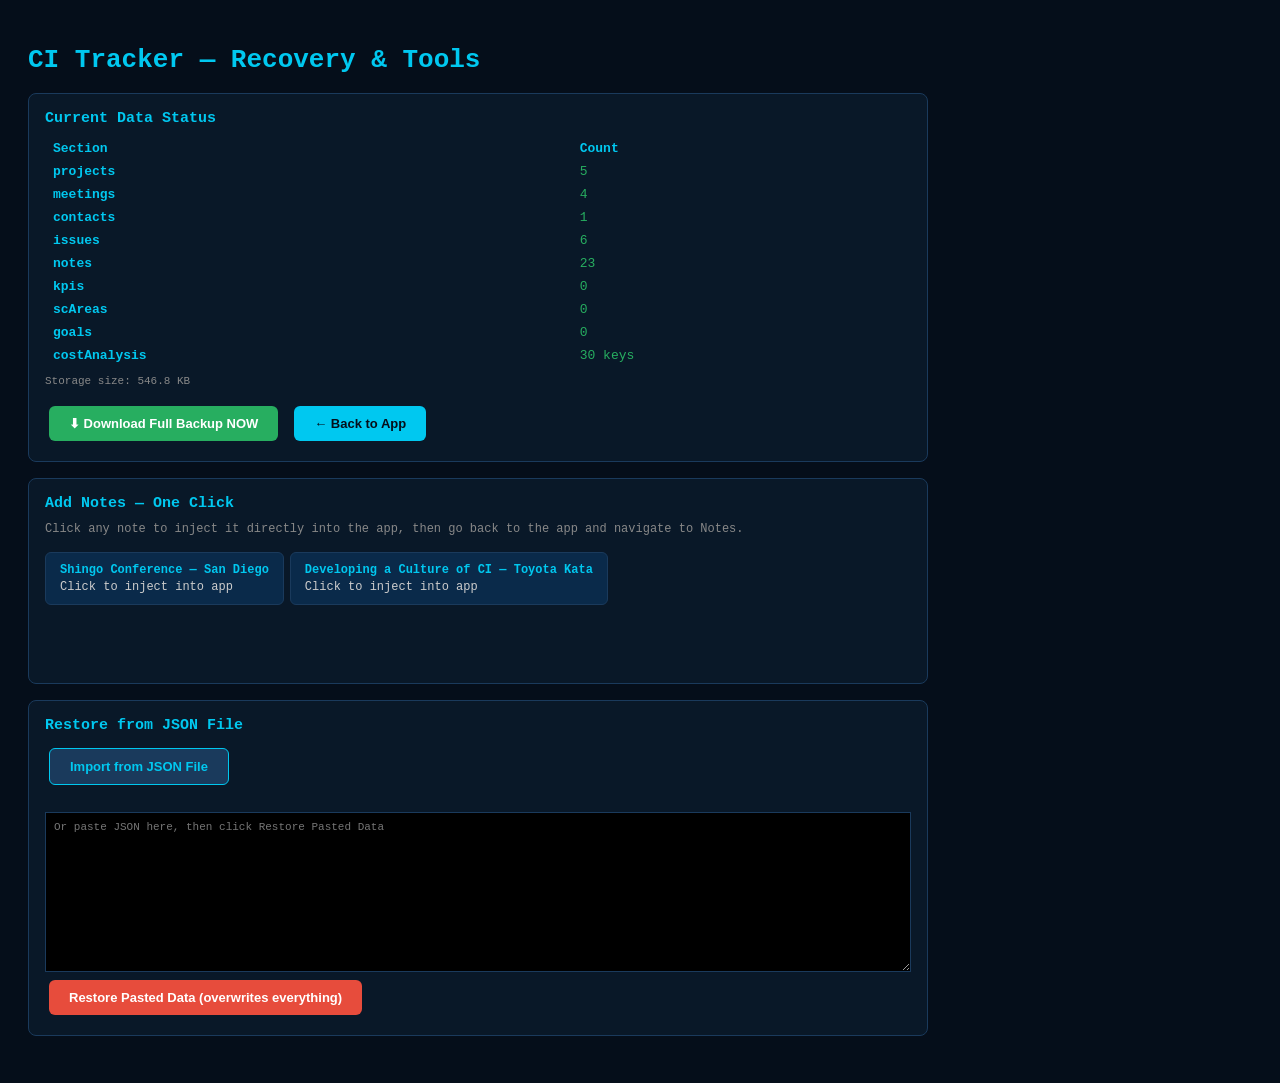
<file: recover.html>
<!DOCTYPE html>
<html>
<head>
<meta charset="UTF-8">
<title>CI Tracker — Recovery & Tools</title>
<style>
body { font-family: monospace; background: #050e1a; color: #ccc; padding: 20px; max-width: 900px; }
h1 { color: #00c8f0; }
h2 { color: #00c8f0; font-size: 15px; margin: 0 0 10px; }
.section { background: #091828; border: 1px solid #1a3a5c; border-radius: 8px; padding: 16px; margin: 16px 0; }
.key { color: #00c8f0; font-weight: bold; }
.count { color: #27ae60; }
.warn { color: #e74c3c; }
button { background: #00c8f0; color: #050e1a; border: none; padding: 10px 20px; border-radius: 6px; cursor: pointer; font-size: 13px; font-weight: bold; margin: 4px; }
button.danger { background: #e74c3c; color: white; }
button.secondary { background: #1a3a5c; color: #00c8f0; border: 1px solid #00c8f0; }
button.success { background: #27ae60; color: white; }
textarea { width: 100%; height: 160px; background: #000; color: #0f0; font-family: monospace; font-size: 11px; border: 1px solid #1a3a5c; padding: 8px; box-sizing: border-box; margin-top: 8px; }
#status { padding: 10px; border-radius: 6px; margin: 8px 0; min-height: 20px; }
.ok { background: #0a3a0a; color: #27ae60; border: 1px solid #27ae60; }
.err { background: #3a0a0a; color: #e74c3c; border: 1px solid #e74c3c; }
table { width: 100%; border-collapse: collapse; }
td, th { padding: 4px 8px; text-align: left; }
th { color: #00c8f0; }
.note-btn { display: inline-block; background: #0a2a4a; border: 1px solid #1a3a5c; border-radius: 6px; padding: 10px 14px; margin: 6px 6px 6px 0; cursor: pointer; color: #ccc; font-size: 12px; }
.note-btn:hover { border-color: #00c8f0; color: #00c8f0; }
.note-btn strong { display: block; color: #00c8f0; margin-bottom: 3px; }
</style>
</head>
<body>
<h1>CI Tracker — Recovery & Tools</h1>

<div class="section">
<h2>Current Data Status</h2>
<div id="status-area">Scanning...</div>
<br>
<button onclick="downloadNow()" class="success">⬇ Download Full Backup NOW</button>
<button onclick="location.href='/'">← Back to App</button>
</div>

<div class="section">
<h2>Add Notes — One Click</h2>
<p style="color:#888;font-size:12px;margin:0 0 10px">Click any note to inject it directly into the app, then go back to the app and navigate to Notes.</p>
<div id="note-buttons"></div>
<div id="status"></div>
</div>

<div class="section">
<h2>Restore from JSON File</h2>
<button onclick="importFromFile()" class="secondary">Import from JSON File</button>
<br><br>
<textarea id="paste-area" placeholder='Or paste JSON here, then click Restore Pasted Data'></textarea>
<br>
<button onclick="restorePasted()" class="danger">Restore Pasted Data (overwrites everything)</button>
</div>

<script>
var NOTES = [
  {
    id: 'shingo-conf',
    title: 'Shingo Conference — San Diego',
    color: 'blue',
    content: '<h2>Shingo Conference — San Diego</h2><h3>ROI &amp; Purpose</h3><p>Attending Shingo was a continuous learning experience — not a vacation. Goal: show the company the value and share what I learned.</p><h3>Breaking the Paradigm — Mastering Sooner</h3><ul><li><strong>Scaling Globally</strong> — mastering communication at scale</li><li><strong>Substance &gt; Sustainability</strong> — you can sustain a crappy system. Substantive transformation is the goal.</li><li><strong>Vision Alignment</strong> — Is this inspiring? Does everyone see the same vision?</li><li><strong>Communication through your team, not to your team</strong></li><li>A clear brand associated with your approach — without it, you\'ll struggle with adoption</li><li><strong>Audience. Intent. Message.</strong></li></ul><h3>What is Excellence?</h3><ul><li>Workforce engagement</li><li>Status quo — keep driving</li><li>Define targets for a common goal</li><li>Accomplishing your mission</li><li><em>"Relative to our peers we are excellent — but relative to our potential, nowhere near."</em></li></ul><h3>3 Phases of the Journey</h3><ul><li><strong>Start</strong> — Are you starting your journey?</li><li><strong>Strive</strong> — Are you striving for Shingo?</li><li><strong>Secure</strong> — Are you securing your legacy?</li></ul><p><em>Stuck between striving and securing — where do we go next?</em></p><h3>Kathy Nichols</h3><blockquote>"What if… by offering people development, engagement, connection, and inspiring a passion for performance, we change lives and make a lasting impact? What a legacy that would be?"</blockquote><p>Mastery of a skill is limiting — but true masters don\'t consider themselves masters. They are striving for more. Pushing potential past where someone thinks it\'s possible.</p><p><strong>Where is our organization running disciplined systems that produce consistent results but have stopped inspiring anyone?</strong></p><h3>The Framework</h3><p><strong>Principles → Systems → Behaviors</strong> | <strong>Align → Enable → Improve</strong></p><p>Principles → Mindset → Behaviors → Systems → Method → Skills → Mastery → Potential</p><ul><li>How we align all sites globally</li><li>How systems create environments where people take pride</li><li><strong>Improving your work should be your job — not an additional job</strong></li><li>Great orgs follow a structural approach to designing systems that deliver an experience, align behavior, and drive performance</li></ul><h3>Culture &amp; Onboarding</h3><ul><li>How do you onboard for culture? Standard behavior? Standard mindsets?</li><li>Coaching program, success path, management system, critical process</li><li>What does coaching look like internally?</li><li>How do leaders ensure results — and what are those results defined as?</li></ul><h3>Design Principles</h3><ul><li><strong>Integration over Addition</strong></li><li><strong>Standardization with Flexibility</strong></li><li><strong>Experience-Based Design</strong></li><li><strong>Built for Coaching</strong> — Can others do it? How quickly? How much do they want to?</li><li><strong>Closed-Loop Accountability</strong> — Do they get it? Do they want it? Can they do it?</li></ul><h3>Books</h3><ul><li><em>Own the Gap</em></li><li><em>Management Omotenashi</em></li></ul>'
  },
  {
    id: 'culture-ci',
    title: 'Developing a Culture of CI — Toyota Kata',
    color: 'teal',
    content: '<h2>Developing a Culture of CI</h2><p><strong>Everybody — Every Process — Every Day</strong></p><h3>Developing Behavior &amp; Establishing Habits</h3><ul><li>We naturally gravitate towards explanations and solutions we already know</li></ul><h3>The Toyota Kata</h3><p>Researcher: <strong>Mike Rother</strong></p><p><strong>Kata</strong> — A practice routine (set of steps) for developing a new skill or behavior</p><p>I am the Continuous Improvement Manager for Supply Chain — this directly impacts my learning and growth.</p>'
  }
];

function setStatus(msg, ok) {
  var el = document.getElementById('status');
  el.textContent = msg;
  el.className = ok ? 'ok' : 'err';
}

function getOrInitData() {
  var raw = localStorage.getItem('sc_ci_tracker_v1');
  return raw ? JSON.parse(raw) : {};
}

function showStatus() {
  var el = document.getElementById('status-area');
  var raw = localStorage.getItem('sc_ci_tracker_v1');
  if (!raw) {
    el.innerHTML = '<span class="warn">sc_ci_tracker_v1 is EMPTY — no data in localStorage</span>';
    return;
  }
  try {
    var d = JSON.parse(raw);
    var html = '<table><tr><th>Section</th><th>Count</th></tr>';
    var sections = ['projects','meetings','contacts','issues','notes','kpis','scAreas','goals','costAnalysis'];
    for (var s of sections) {
      var v = d[s];
      var cnt = Array.isArray(v) ? v.length : (v && typeof v === 'object' ? Object.keys(v).length + ' keys' : String(v||''));
      html += '<tr><td class="key">' + s + '</td><td class="count">' + cnt + '</td></tr>';
    }
    html += '</table>';
    html += '<p style="color:#888;font-size:11px;margin:8px 0 0">Storage size: ' + (raw.length/1024).toFixed(1) + ' KB</p>';
    el.innerHTML = html;
  } catch(e) {
    el.innerHTML = '<span class="warn">Parse error: ' + e.message + '</span>';
  }
}

function buildNoteButtons() {
  var container = document.getElementById('note-buttons');
  NOTES.forEach(function(note) {
    var btn = document.createElement('div');
    btn.className = 'note-btn';
    btn.innerHTML = '<strong>' + note.title + '</strong>Click to inject into app';
    btn.onclick = function() { injectNote(note); };
    container.appendChild(btn);
  });
}

function injectNote(note) {
  try {
    var data = getOrInitData();
    if (!data.notes) data.notes = [];
    // Remove existing version if present
    data.notes = data.notes.filter(function(n) { return n.id !== note.id; });
    var now = new Date().toISOString();
    data.notes.push({ id: note.id, title: note.title, body: note.content, color: note.color, pinned: false, createdAt: now, updatedAt: now });
    localStorage.setItem('sc_ci_tracker_v1', JSON.stringify(data));
    setStatus('✓ "' + note.title + '" saved! Now go to the app → Notes page.', true);
    showStatus();
  } catch(e) {
    setStatus('Error: ' + e.message, false);
  }
}

function injectAllNotes() {
  NOTES.forEach(function(note) { injectNote(note); });
  setStatus('✓ All notes saved! Go to the app → Notes page.', true);
}

function downloadNow() {
  var raw = localStorage.getItem('sc_ci_tracker_v1');
  if (!raw) { alert('No data to download'); return; }
  var a = document.createElement('a');
  var today = new Date().toISOString().slice(0,10);
  a.href = 'data:application/json,' + encodeURIComponent(raw);
  a.download = 'ci-tracker-backup-' + today + '.json';
  a.click();
}

function importFromFile() {
  var input = document.createElement('input');
  input.type = 'file'; input.accept = '.json';
  input.onchange = function(e) {
    var reader = new FileReader();
    reader.onload = function(ev) {
      try {
        JSON.parse(ev.target.result);
        document.getElementById('paste-area').value = ev.target.result;
        setStatus('File loaded — review then click Restore Pasted Data', true);
      } catch(err) { setStatus('Invalid JSON: ' + err.message, false); }
    };
    reader.readAsText(e.target.files[0]);
  };
  input.click();
}

function restorePasted() {
  var text = document.getElementById('paste-area').value.trim();
  if (!text) { setStatus('Nothing to restore', false); return; }
  try {
    var parsed = JSON.parse(text);
    if (!confirm('Overwrite ALL current data with pasted JSON?')) return;
    localStorage.setItem('sc_ci_tracker_v1', JSON.stringify(parsed));
    setStatus('✓ Restored! Go back to the app and hard-refresh (Cmd+Shift+R)', true);
    showStatus();
  } catch(e) { setStatus('Invalid JSON: ' + e.message, false); }
}

showStatus();
buildNoteButtons();
</script>
</body>
</html>
</file>
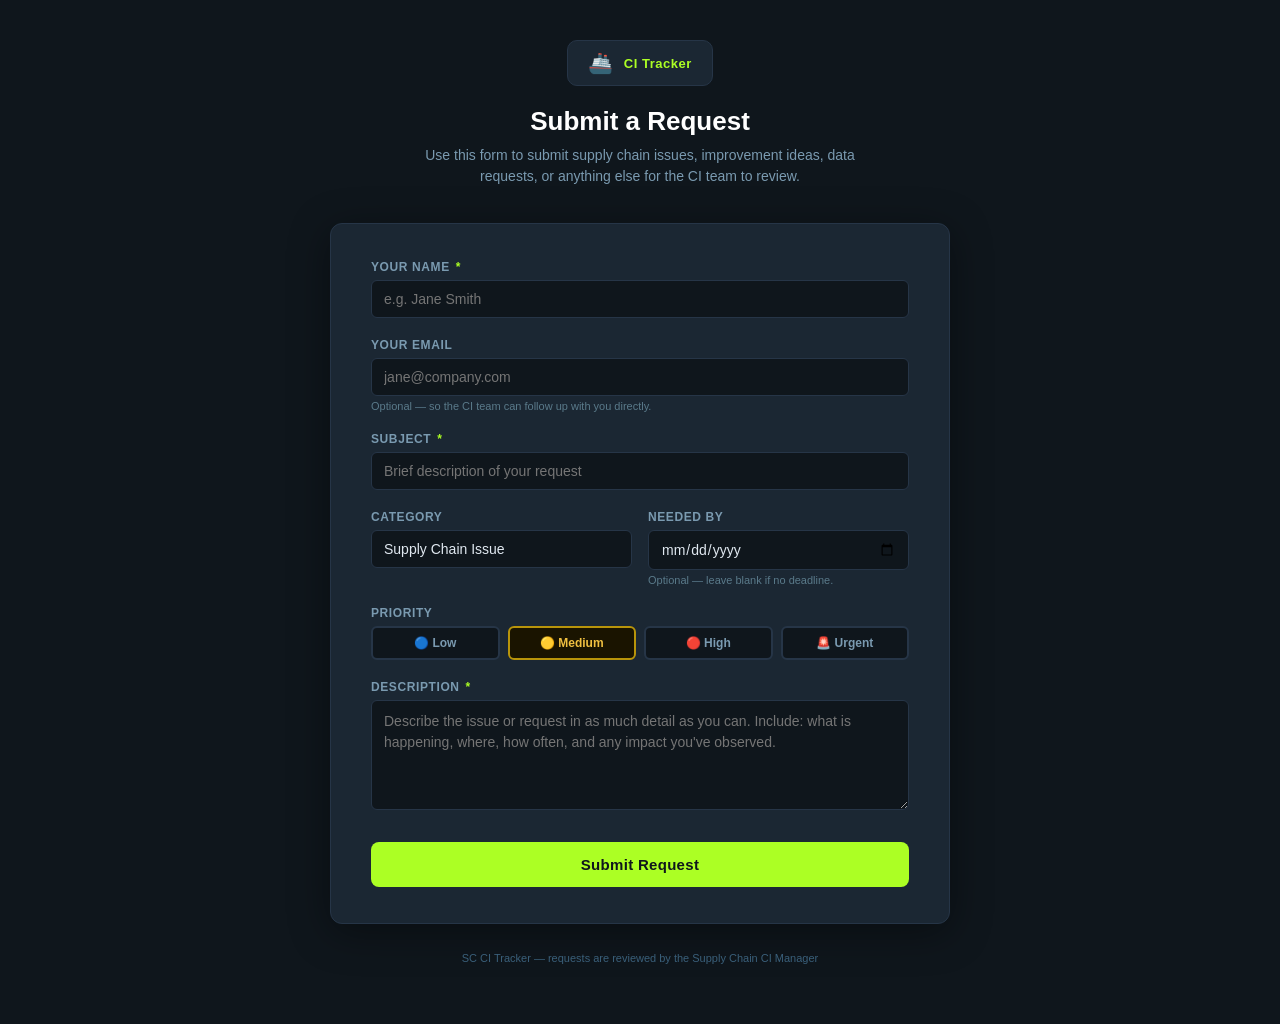
<file: submit.html>
<!DOCTYPE html>
<html lang="en">
<head>
    <meta charset="UTF-8">
    <meta name="viewport" content="width=device-width, initial-scale=1.0">
    <title>Submit a Request — SC CI Team</title>
    <style>
        *, *::before, *::after { box-sizing: border-box; margin: 0; padding: 0; }

        body {
            font-family: -apple-system, BlinkMacSystemFont, 'Segoe UI', Arial, sans-serif;
            background: #0F161C;
            color: #e0e8f0;
            min-height: 100vh;
            display: flex;
            flex-direction: column;
            align-items: center;
            padding: 40px 16px 60px;
        }

        .portal-header {
            text-align: center;
            margin-bottom: 36px;
        }

        .portal-logo {
            display: inline-flex;
            align-items: center;
            gap: 10px;
            background: #1B2733;
            border: 1px solid #263547;
            border-radius: 10px;
            padding: 10px 20px;
            margin-bottom: 20px;
            font-size: 13px;
            font-weight: 700;
            color: #ACFF24;
            letter-spacing: 0.5px;
        }

        .portal-logo span { font-size: 20px; }

        h1 {
            font-size: 26px;
            font-weight: 700;
            color: #fff;
            margin-bottom: 8px;
        }

        .portal-sub {
            font-size: 14px;
            color: #7a9ab0;
            max-width: 480px;
            margin: 0 auto;
            line-height: 1.5;
        }

        .form-card {
            background: #1B2733;
            border: 1px solid #263547;
            border-radius: 12px;
            padding: 36px 40px;
            width: 100%;
            max-width: 620px;
            box-shadow: 0 8px 40px rgba(0,0,0,0.4);
        }

        .form-group {
            margin-bottom: 20px;
        }

        label {
            display: block;
            font-size: 12px;
            font-weight: 700;
            color: #7a9ab0;
            text-transform: uppercase;
            letter-spacing: 0.6px;
            margin-bottom: 6px;
        }

        label .required { color: #ACFF24; margin-left: 2px; }

        input[type="text"],
        input[type="email"],
        input[type="date"],
        select,
        textarea {
            width: 100%;
            background: #0F161C;
            border: 1px solid #263547;
            border-radius: 6px;
            color: #e0e8f0;
            font-size: 14px;
            padding: 10px 12px;
            font-family: inherit;
            transition: border-color 0.15s;
            -webkit-appearance: none;
        }

        input[type="text"]:focus,
        input[type="email"]:focus,
        input[type="date"]:focus,
        select:focus,
        textarea:focus {
            outline: none;
            border-color: #ACFF24;
            box-shadow: 0 0 0 3px rgba(172,255,36,0.12);
        }

        select option { background: #1B2733; }

        textarea { resize: vertical; min-height: 110px; line-height: 1.5; }

        .form-row {
            display: grid;
            grid-template-columns: 1fr 1fr;
            gap: 16px;
        }

        .hint {
            font-size: 11px;
            color: #5a7a8a;
            margin-top: 4px;
        }

        .priority-grid {
            display: grid;
            grid-template-columns: repeat(4, 1fr);
            gap: 8px;
        }

        .priority-btn {
            padding: 8px 4px;
            border-radius: 6px;
            border: 2px solid #263547;
            background: #0F161C;
            color: #7a9ab0;
            font-size: 12px;
            font-weight: 600;
            cursor: pointer;
            text-align: center;
            transition: all 0.15s;
        }

        .priority-btn:hover { border-color: #3a5f7a; color: #e0e8f0; }
        .priority-btn.selected-Low    { border-color: #3a5f7a; background: #0a1a2a; color: #7ab0d0; }
        .priority-btn.selected-Medium { border-color: #b8940a; background: #1a1400; color: #f0c040; }
        .priority-btn.selected-High   { border-color: #c0392b; background: #1a0808; color: #ff6b6b; }
        .priority-btn.selected-Urgent { border-color: #c0392b; background: #2a0808; color: #ff3333; }

        input[type="hidden"] { display: none; }

        .submit-btn {
            width: 100%;
            padding: 14px;
            background: #ACFF24;
            color: #0F161C;
            border: none;
            border-radius: 8px;
            font-size: 15px;
            font-weight: 800;
            cursor: pointer;
            letter-spacing: 0.3px;
            transition: background 0.15s, transform 0.1s;
            margin-top: 8px;
        }

        .submit-btn:hover { background: #c8ff60; }
        .submit-btn:active { transform: scale(0.99); }
        .submit-btn:disabled { background: #3a5f7a; color: #7a9ab0; cursor: not-allowed; }

        .error-msg {
            color: #ff6b6b;
            font-size: 12px;
            margin-top: 4px;
            display: none;
        }

        /* Success screen */
        .success-screen {
            display: none;
            text-align: center;
            padding: 20px 0;
        }

        .success-icon {
            font-size: 56px;
            margin-bottom: 16px;
        }

        .success-screen h2 {
            font-size: 22px;
            font-weight: 700;
            color: #ACFF24;
            margin-bottom: 8px;
        }

        .ticket-number-display {
            display: inline-block;
            background: #0F161C;
            border: 2px solid #ACFF24;
            border-radius: 8px;
            padding: 10px 24px;
            font-size: 20px;
            font-weight: 800;
            color: #ACFF24;
            letter-spacing: 1px;
            margin: 16px 0;
        }

        .success-screen p {
            color: #7a9ab0;
            font-size: 13px;
            line-height: 1.6;
            max-width: 400px;
            margin: 0 auto 24px;
        }

        .submit-another-btn {
            background: none;
            border: 1px solid #3a5f7a;
            color: #7ab0d0;
            border-radius: 6px;
            padding: 9px 20px;
            font-size: 13px;
            cursor: pointer;
            font-family: inherit;
            transition: all 0.15s;
        }

        .submit-another-btn:hover { border-color: #ACFF24; color: #ACFF24; }

        .footer-note {
            margin-top: 28px;
            font-size: 11px;
            color: #3a5f7a;
            text-align: center;
        }

        @media (max-width: 500px) {
            .form-card { padding: 24px 20px; }
            .form-row { grid-template-columns: 1fr; }
            .priority-grid { grid-template-columns: 1fr 1fr; }
        }
    </style>
</head>
<body>

    <div class="portal-header">
        <div class="portal-logo"><span>🚢</span> CI Tracker</div>
        <h1>Submit a Request</h1>
        <p class="portal-sub">Use this form to submit supply chain issues, improvement ideas, data requests, or anything else for the CI team to review.</p>
    </div>

    <div class="form-card">

        <!-- Form -->
        <div id="submitForm">
            <div class="form-group">
                <label>Your Name <span class="required">*</span></label>
                <input type="text" id="req-name" placeholder="e.g. Jane Smith" autocomplete="name">
                <div class="error-msg" id="err-name">Please enter your name.</div>
            </div>

            <div class="form-group">
                <label>Your Email</label>
                <input type="email" id="req-email" placeholder="jane@company.com" autocomplete="email">
                <div class="hint">Optional — so the CI team can follow up with you directly.</div>
            </div>

            <div class="form-group">
                <label>Subject <span class="required">*</span></label>
                <input type="text" id="req-title" placeholder="Brief description of your request">
                <div class="error-msg" id="err-title">Please enter a subject.</div>
            </div>

            <div class="form-row">
                <div class="form-group">
                    <label>Category</label>
                    <select id="req-category">
                        <option value="Supply Chain Issue">Supply Chain Issue</option>
                        <option value="Process Improvement">Process Improvement</option>
                        <option value="Cost Reduction">Cost Reduction</option>
                        <option value="Quality Issue">Quality Issue</option>
                        <option value="Supplier Concern">Supplier Concern</option>
                        <option value="Data Request">Data Request</option>
                        <option value="General Request">General Request</option>
                        <option value="Other">Other</option>
                    </select>
                </div>
                <div class="form-group">
                    <label>Needed By</label>
                    <input type="date" id="req-due">
                    <div class="hint">Optional — leave blank if no deadline.</div>
                </div>
            </div>

            <div class="form-group">
                <label>Priority</label>
                <div class="priority-grid">
                    <button type="button" class="priority-btn" data-priority="Low" onclick="selectPriority('Low')">🔵 Low</button>
                    <button type="button" class="priority-btn selected-Medium" data-priority="Medium" onclick="selectPriority('Medium')">🟡 Medium</button>
                    <button type="button" class="priority-btn" data-priority="High" onclick="selectPriority('High')">🔴 High</button>
                    <button type="button" class="priority-btn" data-priority="Urgent" onclick="selectPriority('Urgent')">🚨 Urgent</button>
                </div>
                <input type="hidden" id="req-priority" value="Medium">
            </div>

            <div class="form-group">
                <label>Description <span class="required">*</span></label>
                <textarea id="req-description" placeholder="Describe the issue or request in as much detail as you can. Include: what is happening, where, how often, and any impact you've observed."></textarea>
                <div class="error-msg" id="err-description">Please add a description.</div>
            </div>

            <button class="submit-btn" onclick="submitTicket()">Submit Request</button>
        </div>

        <!-- Success screen -->
        <div class="success-screen" id="successScreen">
            <div class="success-icon">✅</div>
            <h2>Request Submitted!</h2>
            <div class="ticket-number-display" id="ticketNumberDisplay">TKT-001</div>
            <p>Your request has been logged and the CI team will review it shortly. Keep your ticket number for reference.</p>
            <button class="submit-another-btn" onclick="resetForm()">Submit another request</button>
        </div>

    </div>

    <div class="footer-note">SC CI Tracker &mdash; requests are reviewed by the Supply Chain CI Manager</div>

    <script>
        const STORAGE_KEY = 'sc_ci_tracker_v1';

        // Set default date min to today
        document.getElementById('req-due').min = new Date().toISOString().split('T')[0];

        function selectPriority(p) {
            document.querySelectorAll('.priority-btn').forEach(btn => {
                btn.className = 'priority-btn';
                if (btn.dataset.priority === p) btn.classList.add('selected-' + p);
            });
            document.getElementById('req-priority').value = p;
        }

        function getNextTicketNumber(tickets) {
            if (!tickets || tickets.length === 0) return 'TKT-001';
            let max = 0;
            tickets.forEach(function(t) {
                const m = (t.ticketNumber || '').match(/TKT-(\d+)/);
                if (m) max = Math.max(max, parseInt(m[1], 10));
            });
            return 'TKT-' + String(max + 1).padStart(3, '0');
        }

        function clearErrors() {
            document.querySelectorAll('.error-msg').forEach(function(e) { e.style.display = 'none'; });
        }

        function showError(id, inputId) {
            document.getElementById(id).style.display = 'block';
            document.getElementById(inputId).focus();
            return false;
        }

        function submitTicket() {
            clearErrors();
            const name  = document.getElementById('req-name').value.trim();
            const email = document.getElementById('req-email').value.trim();
            const title = document.getElementById('req-title').value.trim();
            const desc  = document.getElementById('req-description').value.trim();
            const cat   = document.getElementById('req-category').value;
            const pri   = document.getElementById('req-priority').value;
            const due   = document.getElementById('req-due').value;

            if (!name)  return showError('err-name', 'req-name');
            if (!title) return showError('err-title', 'req-title');
            if (!desc)  return showError('err-description', 'req-description');

            // Read existing data
            let data = {};
            try {
                const raw = localStorage.getItem(STORAGE_KEY);
                if (raw) data = JSON.parse(raw);
            } catch(e) {}
            if (!data.tickets) data.tickets = [];

            const ticketNumber = getNextTicketNumber(data.tickets);

            const ticket = {
                id: 'ticket_' + Date.now() + '_' + Math.random().toString(36).slice(2, 7),
                ticketNumber: ticketNumber,
                title: title,
                description: desc,
                requesterName: name,
                requesterEmail: email,
                category: cat,
                priority: pri,
                status: 'New',
                dueDate: due || null,
                notes: '',
                linkedIssueId: null,
                submittedAt: new Date().toISOString()
            };

            data.tickets.push(ticket);

            try {
                localStorage.setItem(STORAGE_KEY, JSON.stringify(data));
            } catch(e) {
                alert('Could not save your request. Please try again or contact the CI team directly.');
                return;
            }

            // Show success
            document.getElementById('ticketNumberDisplay').textContent = ticketNumber;
            document.getElementById('submitForm').style.display = 'none';
            document.getElementById('successScreen').style.display = 'block';
        }

        function resetForm() {
            document.getElementById('req-name').value = '';
            document.getElementById('req-email').value = '';
            document.getElementById('req-title').value = '';
            document.getElementById('req-description').value = '';
            document.getElementById('req-due').value = '';
            document.getElementById('req-category').selectedIndex = 0;
            selectPriority('Medium');
            clearErrors();
            document.getElementById('submitForm').style.display = 'block';
            document.getElementById('successScreen').style.display = 'none';
        }
    </script>
</body>
</html>
</file>
